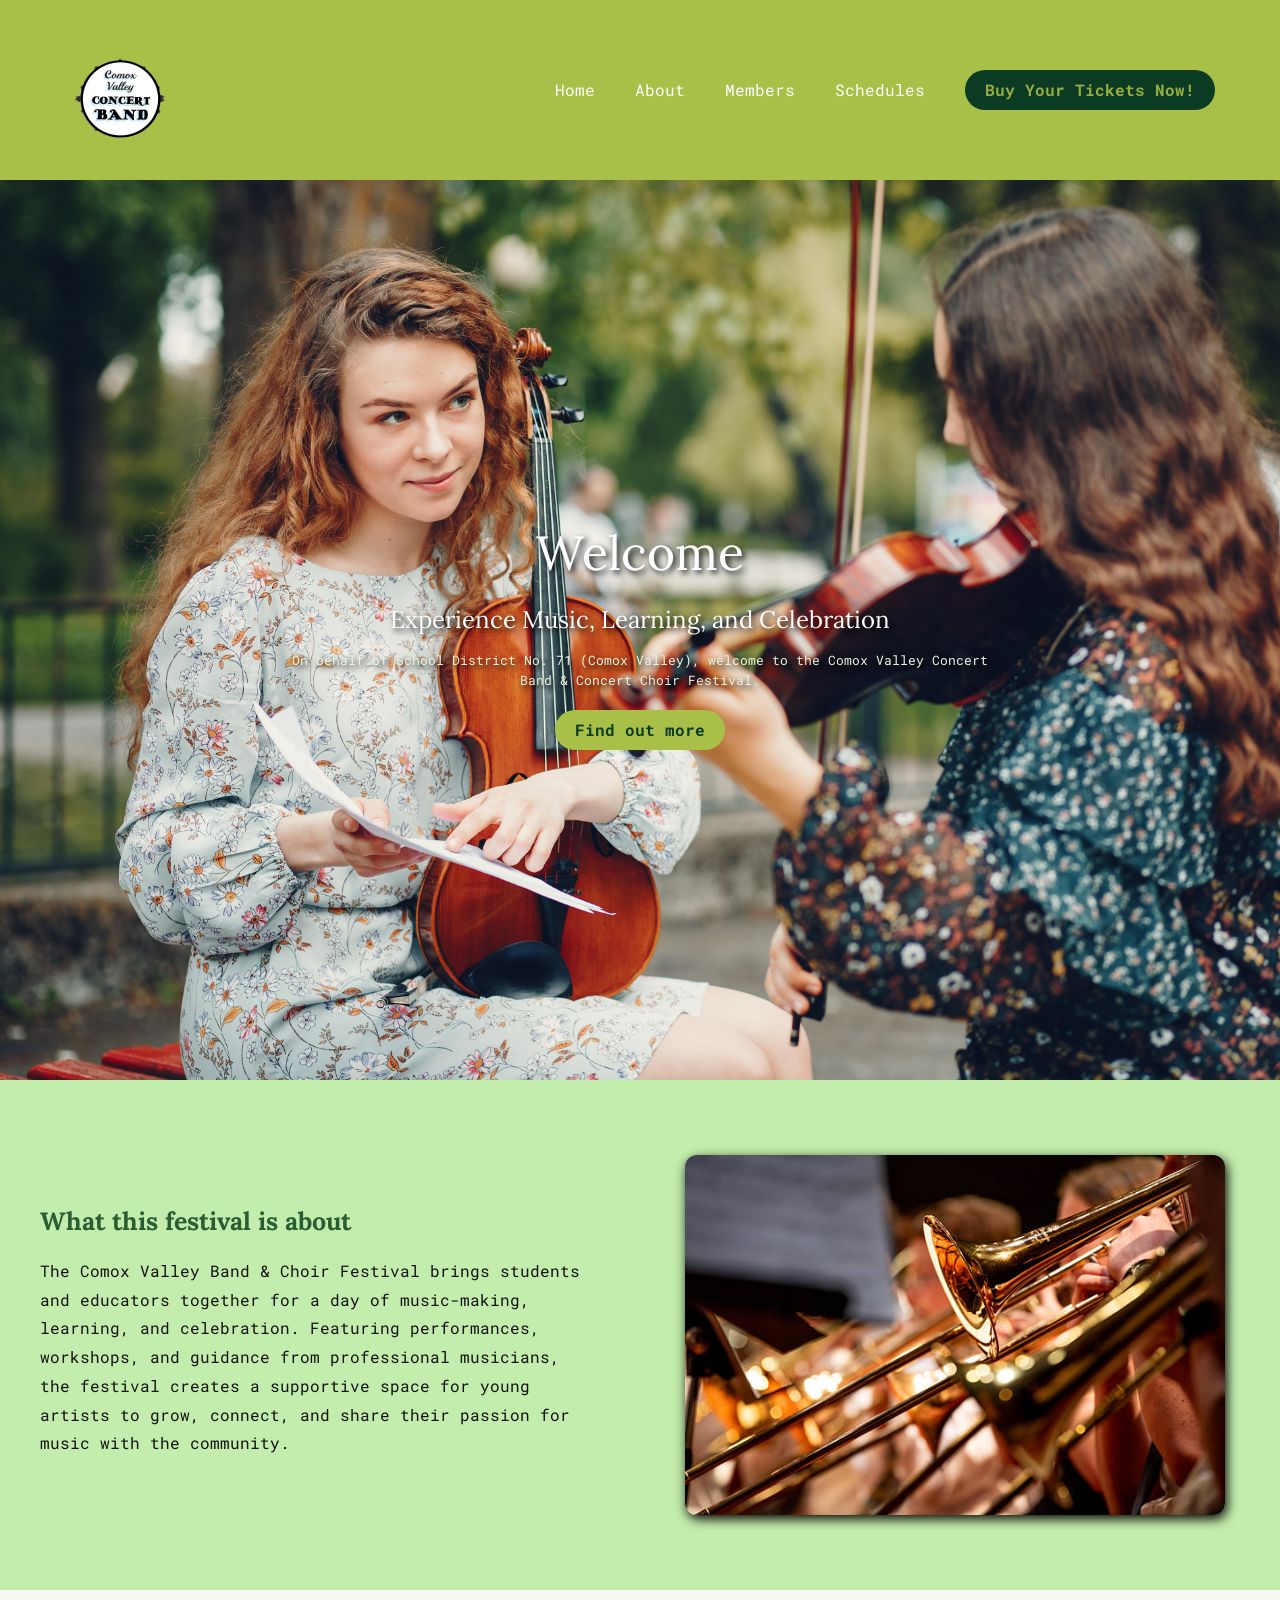
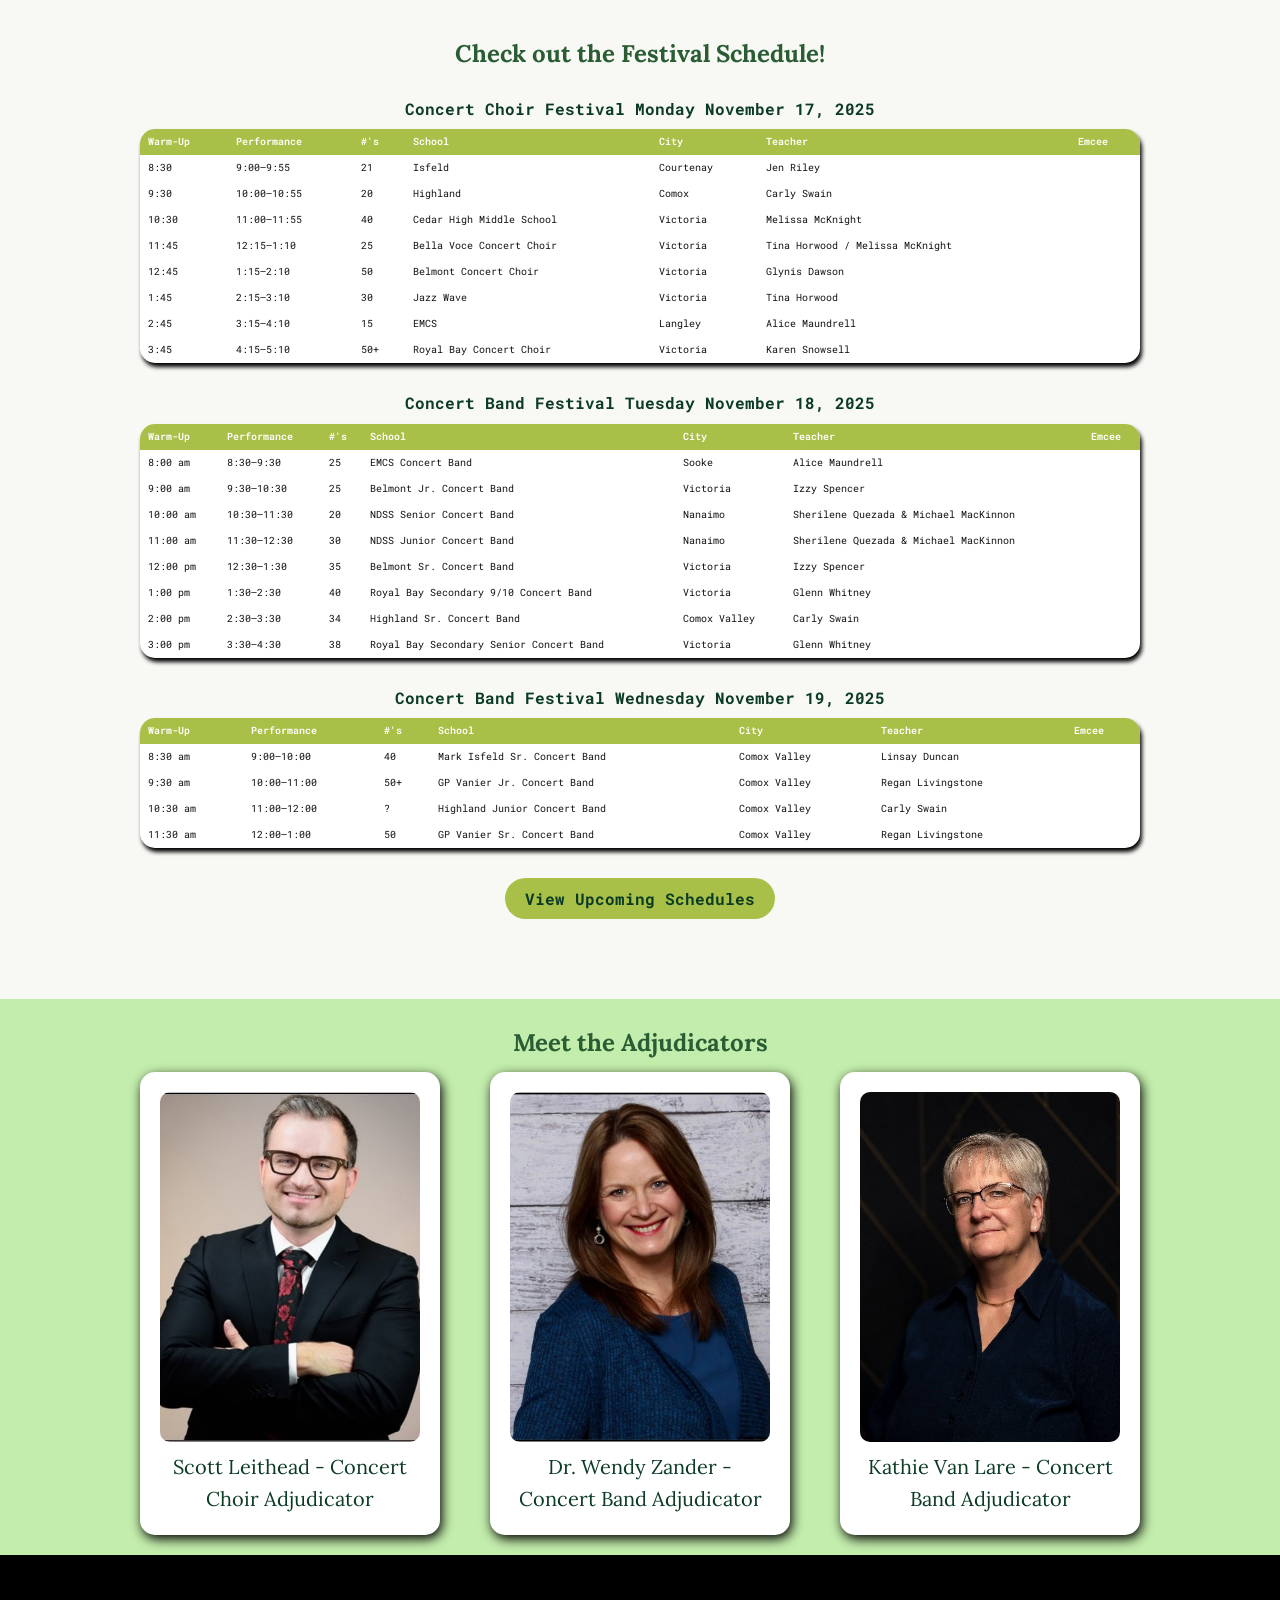
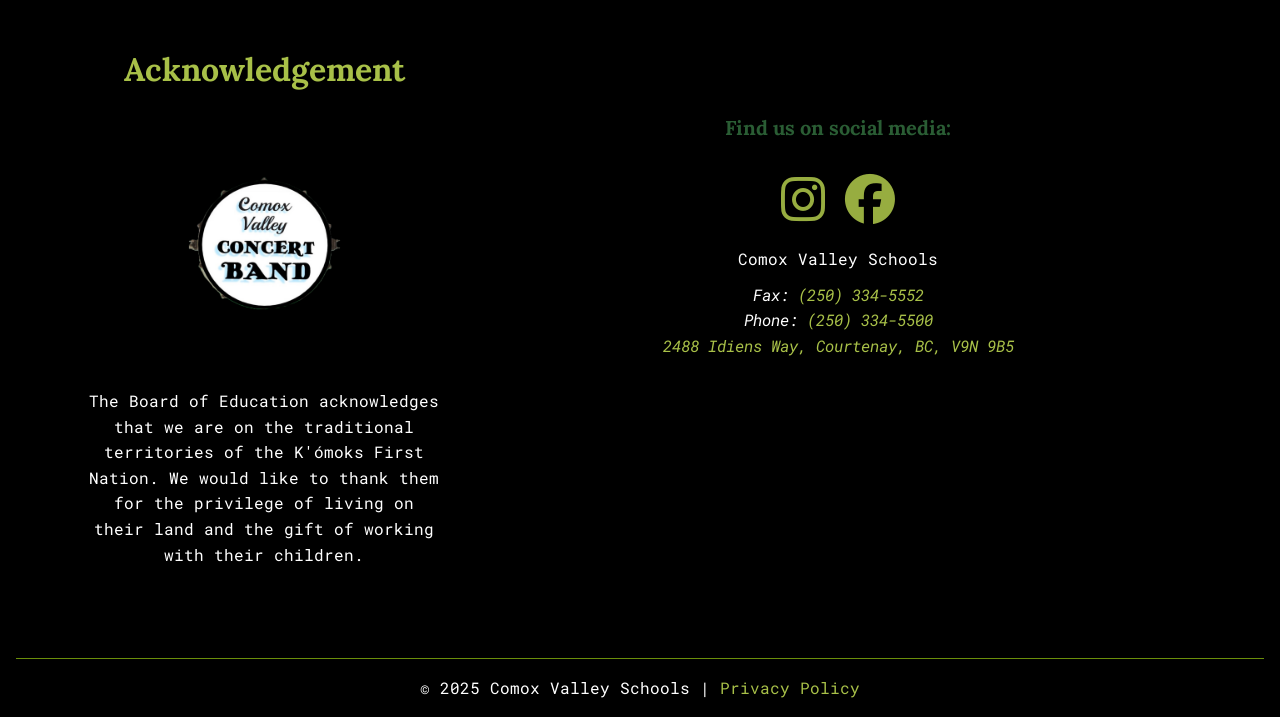
<file: index.html>
<!DOCTYPE html>
<html lang="en">    
<head>
    <meta charset="UTF-8">
    <meta name="viewport" content="width=device-width, initial-scale=1.0">
    <title>2025 Comox Valley Band &amp; Choir Festival</title>
    <link rel="stylesheet" href="stylesheet.css" />
    <link rel="preconnect" href="https://fonts.googleapis.com">
    <link rel="preconnect" href="https://fonts.gstatic.com" crossorigin>
   <link href="https://fonts.googleapis.com/css2?family=Roboto+Mono&amp;display=swap" rel="stylesheet">
   <link href="https://fonts.googleapis.com/css2?family=Lora:ital@0;1&amp;display=swap" rel="stylesheet">
   <link rel="stylesheet" href="https://cdnjs.cloudflare.com/ajax/libs/font-awesome/6.4.0/css/all.min.css">
</head>
<body>
    <header id="top">
        <div class="logo-nav">
            <div class="container">
                <img src="images/logo.png" class="logo" alt="CV Band &amp; Choir Logo">
            
        
                <!-- Hamburger toggle -->
                <a class="toggle" onclick="showNav()"><i class="fa fa-bars" aria-hidden="true"></i></a>
            </div>
    <!-- Navigation -->
            <nav>
                <ul id="nav-items">
                    <li><a href="index.html" class="nav-link">Home</a></li>
                    <li><a href="about.html" class="nav-link">About</a></li>
                    <li><a href="#" class="nav-link">Members</a></li>
                    <li><a href="#" class="nav-link">Schedules</a></li>
                    <li><a href="tickets.html" class="nav-tickets">Buy Your Tickets Now!</a></li>
                </ul>
            </nav>
        </div>
    </header>

    <script>
    function showNav() {
      var element = document.getElementById("nav-items");
      element.classList.toggle("show-items");
    }
    </script>

    <main>
        <section class="hero">
        <div class="hero-content">
            <h1>Welcome
            </h1>
            <h2>Experience Music, Learning, and Celebration
            </h2>
            <p>On behalf of School District No. 71 (Comox Valley), welcome to the Comox Valley Concert Band &amp; Concert Choir Festival.
            </p>
            <a href="about.html" class="btn">Find out more</a>
        </div>
        </section>

        <section class="about-festival">
            <div class="festival-content">
                <h2>What this festival is about
                </h2>
                <p>The Comox Valley Band &amp; Choir Festival brings students and educators together for a day of music-making, learning, and celebration. Featuring performances, workshops, and guidance from professional musicians, the festival creates a supportive space for young artists to grow, connect, and share their passion for music with the community.
                </p>
            </div>
            <img src="images/trumphet.png" alt="Choir members performing trumphet">
        </section>

        <section class="festival-schedule">
            <h2>Check out the Festival Schedule!
            </h2>
        <div class="wrapper-schedule">
            <table>
                <caption> Concert Choir Festival Monday November 17, 2025 
                </caption>
                <thead>
                    <tr>
                        <th>Warm-Up</th>
                        <th>Performance</th>
                        <th>#'s</th>
                        <th>School</th>
                        <th>City</th>
                        <th>Teacher</th>
                        <th>Emcee</th>
                    </tr>
                </thead>
                <tbody>
                    <tr>
                        <td>8:30</td>
                        <td>9:00–9:55</td>
                        <td>21</td>
                        <td>Isfeld</td>
                        <td>Courtenay</td>
                        <td>Jen Riley</td>
                        <td></td>
                    </tr>
                    <tr>
                        <td>9:30</td>
                        <td>10:00–10:55</td>
                        <td>20</td>
                        <td>Highland</td>
                        <td>Comox</td>
                        <td>Carly Swain</td>
                        <td></td>
                    </tr>
                    <tr>
                        <td>10:30</td>
                        <td>11:00–11:55</td>
                        <td>40</td>
                        <td>Cedar High Middle School</td>
                        <td>Victoria</td>
                        <td>Melissa McKnight</td>
                        <td></td>
                    </tr>
                    <tr>
                        <td>11:45</td>
                        <td>12:15–1:10</td>
                        <td>25</td>
                        <td>Bella Voce Concert Choir</td>
                        <td>Victoria</td>
                        <td>Tina Horwood / Melissa McKnight</td>
                    <td></td>
                    </tr>
                    <tr>
                        <td>12:45</td>
                        <td>1:15–2:10</td>
                        <td>50</td>
                        <td>Belmont Concert Choir</td>
                        <td>Victoria</td>
                        <td>Glynis Dawson</td>
                        <td></td>
                    </tr>
                    <tr>
                        <td>1:45</td>
                        <td>2:15–3:10</td>
                        <td>30</td>
                        <td>Jazz Wave</td>
                        <td>Victoria</td>
                        <td>Tina Horwood</td>
                        <td></td>
                    </tr>
                    <tr>
                        <td>2:45</td>
                        <td>3:15–4:10</td>
                        <td>15</td>
                        <td>EMCS</td>
                        <td>Langley</td>
                        <td>Alice Maundrell</td>
                        <td></td>
                    </tr>
                    <tr>
                        <td>3:45</td>
                        <td>4:15–5:10</td>
                        <td>50+</td>
                        <td>Royal Bay Concert Choir</td>
                        <td>Victoria</td>
                        <td>Karen Snowsell</td>
                        <td></td>
                    </tr>
                </tbody>
            </table>

            <table>
                <caption>Concert Band Festival Tuesday November 18, 2025
                </caption>
                <thead>
                    <tr>
                        <th>Warm-Up</th>
                        <th>Performance</th>
                        <th>#'s</th>
                        <th>School</th>
                        <th>City</th>
                        <th>Teacher</th>
                        <th>Emcee</th>
                    </tr>
                </thead>
                <tbody>
                    <tr>
                        <td>8:00 am</td>
                        <td>8:30–9:30</td>
                        <td>25</td>
                        <td>EMCS Concert Band</td>
                        <td>Sooke</td>
                        <td>Alice Maundrell</td>
                        <td></td>
                    </tr>
                    <tr>
                        <td>9:00 am</td>
                        <td>9:30–10:30</td>
                        <td>25</td>
                        <td>Belmont Jr. Concert Band</td>
                        <td>Victoria</td>
                        <td>Izzy Spencer</td>
                        <td></td>
                    </tr>
                    <tr>
                        <td>10:00 am</td>
                        <td>10:30–11:30</td>
                        <td>20</td>
                        <td>NDSS Senior Concert Band</td>
                        <td>Nanaimo</td>
                        <td>Sherilene Quezada &amp; Michael MacKinnon</td>
                        <td></td>
                    </tr>
                    <tr>
                        <td>11:00 am</td>
                        <td>11:30–12:30</td>
                        <td>30</td>
                        <td>NDSS Junior Concert Band</td>
                        <td>Nanaimo</td>
                        <td>Sherilene Quezada &amp; Michael MacKinnon</td>
                        <td></td>
                    </tr>
                    <tr>
                        <td>12:00 pm</td>
                        <td>12:30–1:30</td>
                        <td>35</td>
                        <td>Belmont Sr. Concert Band</td>
                        <td>Victoria</td>
                        <td>Izzy Spencer</td>
                        <td></td>
                    </tr>
                    <tr>
                        <td>1:00 pm</td>
                        <td>1:30–2:30</td>
                        <td>40</td>
                        <td>Royal Bay Secondary 9/10 Concert Band</td>
                        <td>Victoria</td>
                        <td>Glenn Whitney</td>
                        <td></td>
                    </tr>
                    <tr>
                        <td>2:00 pm</td>
                        <td>2:30–3:30</td>
                        <td>34</td>
                        <td>Highland Sr. Concert Band</td>
                        <td>Comox Valley</td>
                        <td>Carly Swain</td>
                        <td></td>
                    </tr>
                    <tr>
                        <td>3:00 pm</td>
                        <td>3:30–4:30</td>
                        <td>38</td>
                        <td>Royal Bay Secondary Senior Concert Band</td>
                        <td>Victoria</td>
                        <td>Glenn Whitney</td>
                        <td></td>
                    </tr>
                </tbody>
            </table>

            <table>
                <caption> Concert Band Festival Wednesday November 19, 2025 
                </caption>
                <thead>
                    <tr>
                        <th>Warm-Up</th>
                        <th>Performance</th>
                        <th>#'s</th>
                        <th>School</th>
                        <th>City</th>
                        <th>Teacher</th>
                        <th>Emcee</th>
                    </tr>
                </thead>
                <tbody>
                    <tr>
                        <td>8:30 am</td>
                        <td>9:00–10:00</td>
                        <td>40</td>
                        <td>Mark Isfeld Sr. Concert Band</td>
                        <td>Comox Valley</td>
                        <td>Linsay Duncan</td>
                        <td></td>
                    </tr>
                    <tr>
                        <td>9:30 am</td>
                        <td>10:00–11:00</td>
                        <td>50+</td>
                        <td>GP Vanier Jr. Concert Band</td>
                        <td>Comox Valley</td>
                        <td>Regan Livingstone</td>
                        <td></td>
                    </tr>
                    <tr>
                        <td>10:30 am</td>
                        <td>11:00–12:00</td>
                        <td>?</td>
                        <td>Highland Junior Concert Band</td>
                        <td>Comox Valley</td>
                        <td>Carly Swain</td>
                        <td></td>
                    </tr>
                    <tr>
                        <td>11:30 am</td>
                        <td>12:00–1:00</td>
                        <td>50</td>
                        <td>GP Vanier Sr. Concert Band</td>
                        <td>Comox Valley</td>
                        <td>Regan Livingstone</td>
                        <td></td>
                    </tr>
                </tbody>
            </table>
         

            <a href="#"> View Upcoming Schedules </a>
        </div>
        </section>

        <section class="adjudicators">
            <h2>Meet the Adjudicators
            </h2>
        <div class="list-adjudicators">
            <div class="item-adjudicator">

            <a href="#">
            <figure>
                <img src="images/Scott.png" alt="Scott Leithead portrait">
                <figcaption>Scott Leithead - Concert Choir Adjudicator</figcaption>
            </figure>
            </a>
            </div>

            <div class="item-adjudicator">
            <a href="#">
            <figure>
                <img src="images/Wendy.png" alt="Dr. Wendy Zander portrait">
                <figcaption>Dr. Wendy Zander - Concert Band Adjudicator</figcaption>
            </figure>
            </a>
            </div>
            
            <div class="item-adjudicator">
            <a href="#">
            <figure>
                <img src="images/Kathie.png" alt="Kathie Van Lare portrait">
                <figcaption>Kathie Van Lare - Concert Band Adjudicator</figcaption>
            </figure>
            </a>
            </div>
        </div>

        </section>
    </main>
    <footer>

        <div class="contain-footer">
        <section class="acknowledgement">
         <div class="content-acknowledgement">
            <h2>Acknowledgement
            </h2>
            <img src="images/logo.png" id="footer-logo" alt="CV Band &amp; Choir Logo" width="250">
            <p>The Board of Education acknowledges that we are on the traditional territories of the K'ómoks First Nation. We would like to thank them for the privilege of living on their land and the gift of working with their children.
            </p>
         </div>
        </section>

        <section class="contacts">
        <div class="social-contact">
            <h3>Find us on social media:
            </h3>

            <nav>
               <ul>
                    <li><a href="https://www.instagram.com/comoxvalleysd71/" target="_blank"><i class="fa-brands fa-instagram social-icon"></i></a></li>

                    <li><a href="https://www.facebook.com/ComoxValleySchools" target="_blank"><i class="fa-brands fa-facebook social-icon"></i></a></li>
                    
                </ul>
            </nav>
        </div>

        <div class="info-contact">
            <p>Comox Valley Schools
            </p>    
            <address>
                Fax: <a href="tel:12503345552">(250) 334-5552</a><br>
                Phone: <a href="tel:12503345500">(250) 334-5500</a><br>
                <a href="https://www.google.com/maps?q=2488+Idiens+Way,+Courtenay,+BC,+V9N+9B5"
                target="_blank" rel="noopener">
                2488 Idiens Way, Courtenay, BC, V9N 9B5
                </a>
                <div class="footer-google-embed">
                    <iframe src="https://www.google.com/maps/embed?pb=!1m18!1m12!1m3!1d2580.594075059953!2d-124.9579491235917!3d49.69961657145852!2m3!1f0!2f0!3f0!3m2!1i1024!2i768!4f13.1!3m3!1m2!1s0x548813bbd1d7f2df%3A0x29b3014369da6416!2s2488%20Idiens%20Way%2C%20Courtenay%2C%20BC%20V9N%209J4!5e0!3m2!1sen!2sca!4v1764971026108!5m2!1sen!2sca" width="600" height="450" style="border:0;" allowfullscreen="" loading="lazy" referrerpolicy="no-referrer-when-downgrade"></iframe>
                </div>
                
            </address>
        </div>
        </section>
        </div>


        <div class="content-legal">
            <p>&copy; 2025 Comox Valley Schools | <a href="#">Privacy Policy</a></p>
        </div>
    
        
    </footer>
<a href="#top" class="floating-btn"> <i class="fa-solid fa-angle-up"></i></a>
</body>

</html>
</file>
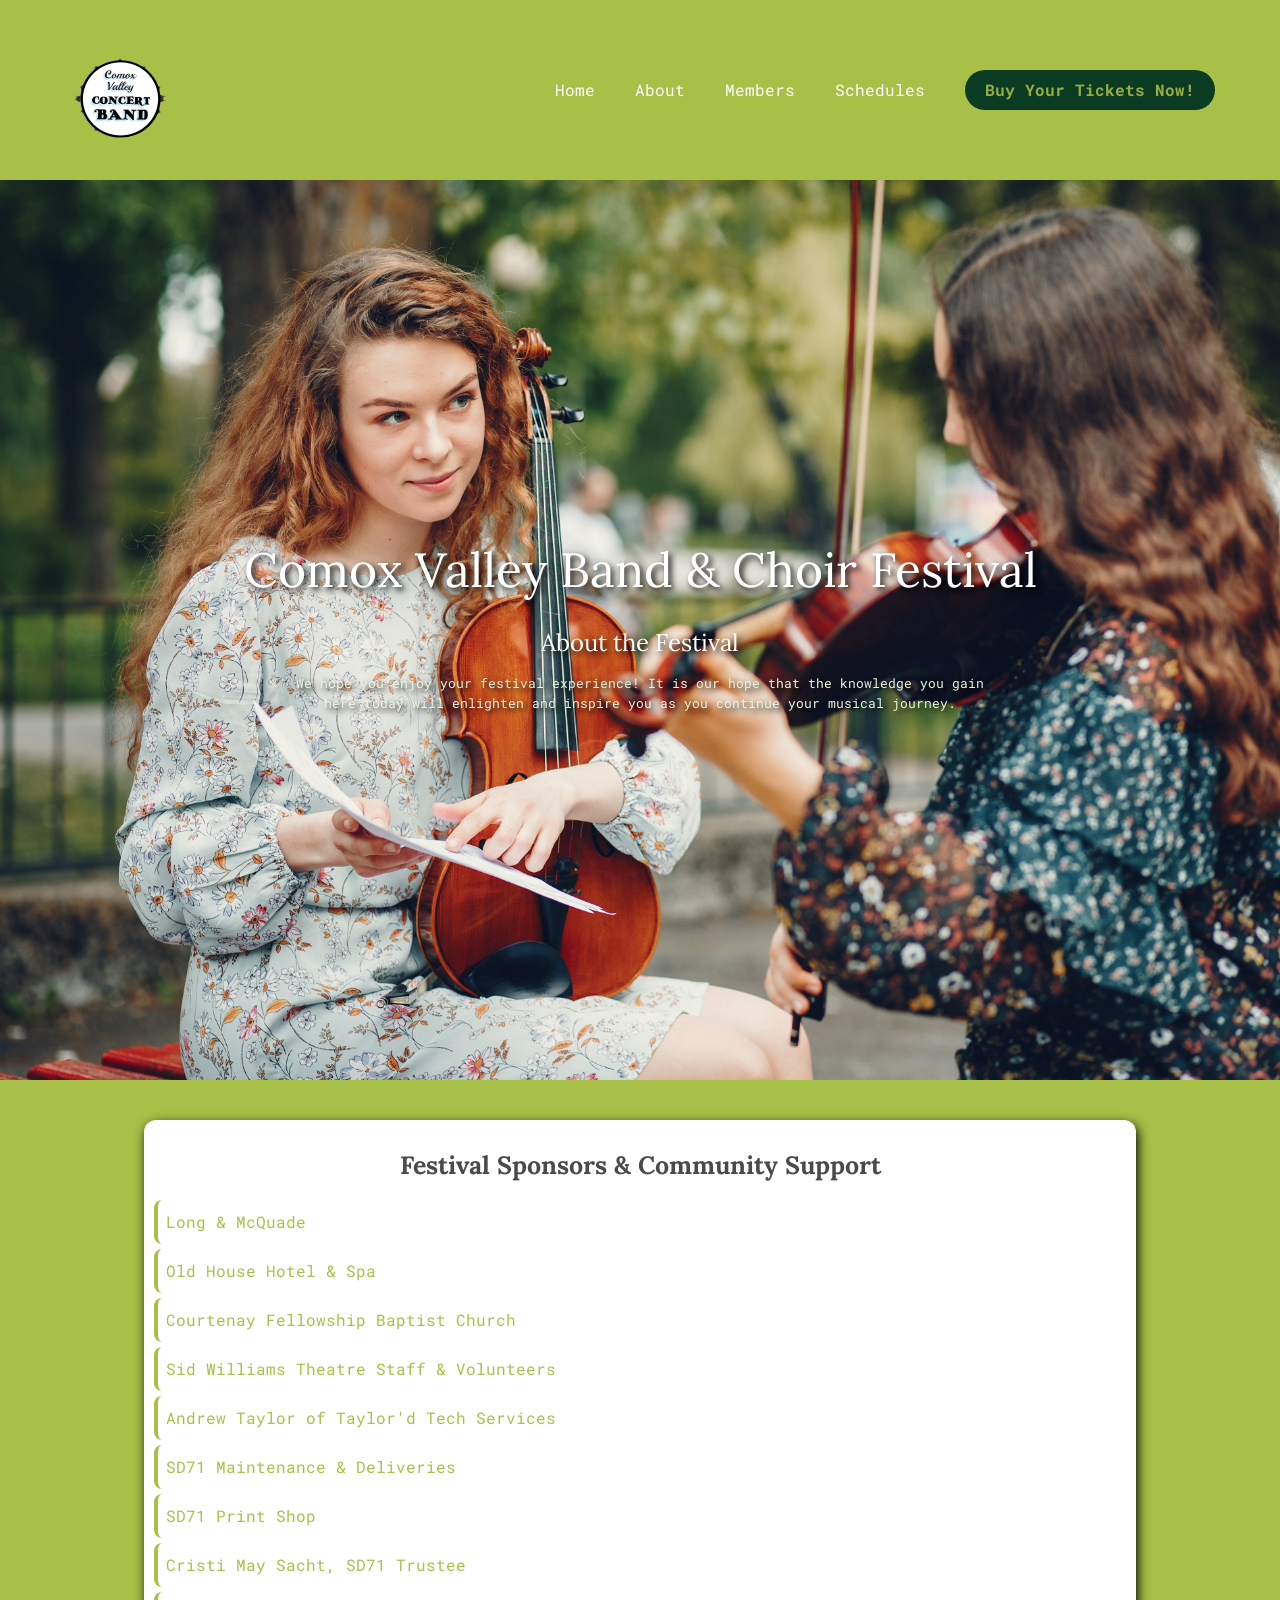
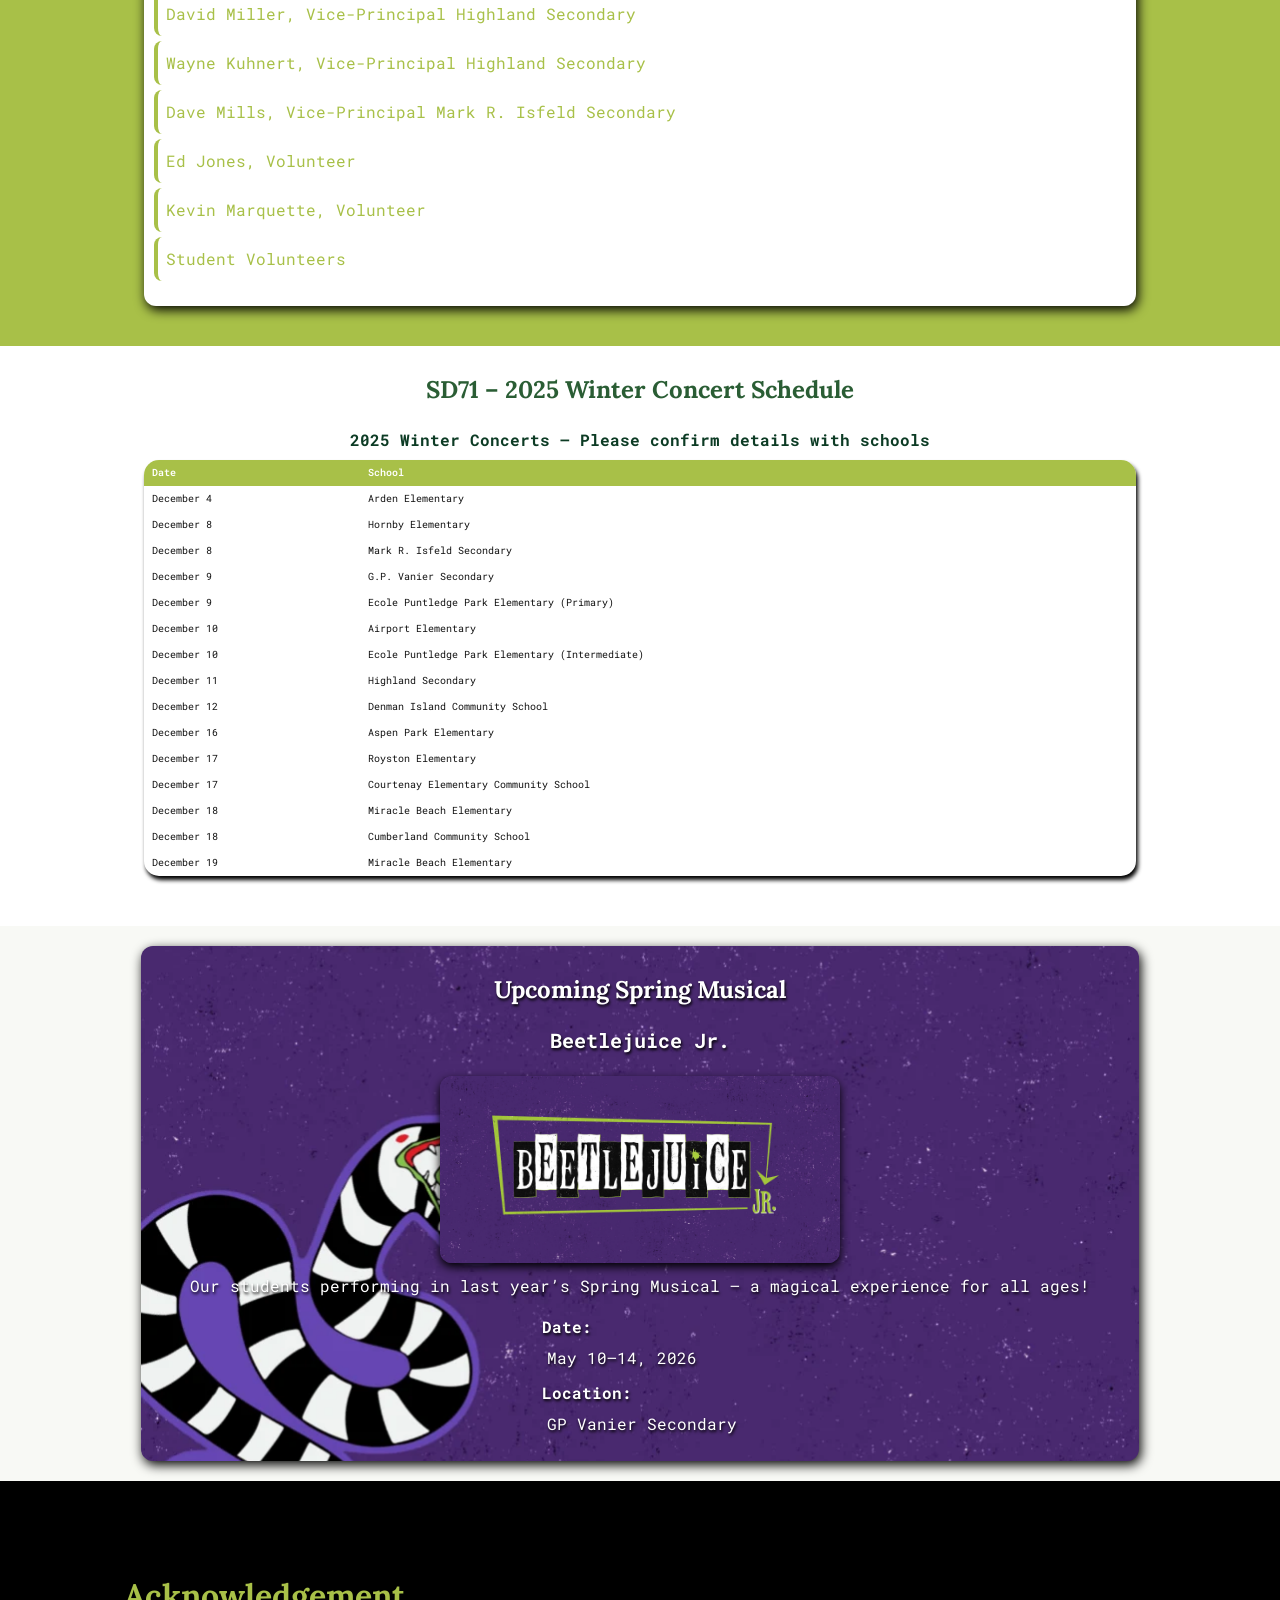
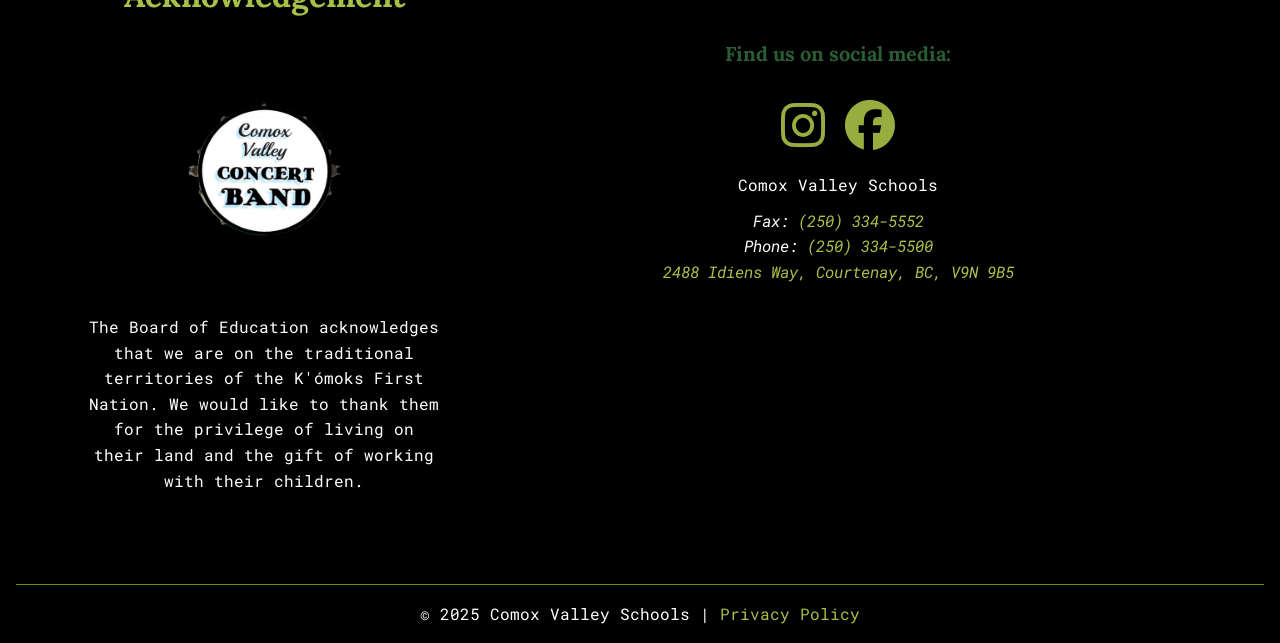
<file: about.html>
<!DOCTYPE html>
<html lang="en">    
<head>
    <meta charset="UTF-8">
    <meta name="viewport" content="width=device-width, initial-scale=1.0">
    <title>2025 Comox Valley Band &amp; Choir Festival</title>

    <link rel="stylesheet" href="stylesheet.css">

    <!-- Fonts -->
    <link rel="preconnect" href="https://fonts.googleapis.com">
    <link rel="preconnect" href="https://fonts.gstatic.com" crossorigin>
    <link href="https://fonts.googleapis.com/css2?family=Roboto+Mono&amp;display=swap" rel="stylesheet">
    <link href="https://fonts.googleapis.com/css2?family=Lora:ital@0;1&amp;display=swap" rel="stylesheet">

    <!-- Font Awesome -->
    <link rel="stylesheet" href="https://cdnjs.cloudflare.com/ajax/libs/font-awesome/6.4.0/css/all.min.css">
</head>

<body>

 <header id="top">
        <div class="logo-nav">
            <div class="container">
                <img src="images/logo.png" class="logo" alt="CV Band &amp; Choir Logo">
            
        
                <!-- Hamburger toggle -->
                <a class="toggle" onclick="showNav()"><i class="fa fa-bars" aria-hidden="true"></i></a>
            </div>
    <!-- Navigation -->
            <nav>
                <ul id="nav-items">
                    <li><a href="index.html" class="nav-link">Home</a></li>
                    <li><a href="about.html" class="nav-link">About</a></li>
                    <li><a href="#" class="nav-link">Members</a></li>
                    <li><a href="#" class="nav-link">Schedules</a></li>
                    <li><a href="tickets.html" class="nav-tickets">Buy Your Tickets Now!</a></li>
                </ul>
            </nav>
        </div>
    </header>


<script>
function showNav() {
  var element = document.getElementById("nav-items");
  element.classList.toggle("show-items");
}
</script>

<main>

<section class="hero">
    <h1>Comox Valley Band &amp; Choir Festival</h1>
    <h2>About the Festival</h2>
    <p>We hope you enjoy your festival experience! It is our hope that the knowledge you gain here today will enlighten and inspire you as you continue your musical journey.</p>
</section>

<section class="festival-section-1">
    <div class="festival-sponsors">
    <h2>Festival Sponsors &amp; Community Support</h2>
    <ul>
         <!--this are suppose to be clickable links-->
        <li><a href="#" target="_blank">Long &amp; McQuade</a></li>
        <li><a href="#" target="_blank">Old House Hotel &amp; Spa</a></li>
        <li><a href="#" target="_blank">Courtenay Fellowship Baptist Church</a></li>
        <li><a href="#" target="_blank">Sid Williams Theatre Staff &amp; Volunteers</a></li>
        <li><a href="#" target="_blank">Andrew Taylor of Taylor'd Tech Services</a></li>
        <li><a href="#" target="_blank">SD71 Maintenance &amp; Deliveries</a></li>
        <li><a href="#" target="_blank">SD71 Print Shop</a></li>
        <li><a href="#" target="_blank">Cristi May Sacht, SD71 Trustee</a></li>
        <li><a href="#" target="_blank">David Miller, Vice-Principal Highland Secondary</a></li>
        <li><a href="#" target="_blank">Wayne Kuhnert, Vice-Principal Highland Secondary</a></li>
        <li><a href="#" target="_blank">Dave Mills, Vice-Principal Mark R. Isfeld Secondary</a></li>
        <li><a href="#" target="_blank">Ed Jones, Volunteer</a></li>
        <li><a href="#" target="_blank">Kevin Marquette, Volunteer</a></li>
        <li><a href="#" target="_blank">Student Volunteers</a></li>
    </ul>
    </div>
</section>

<section class="festival-section-2">
            <h2>SD71 – 2025 Winter Concert Schedule</h2>
        <div class="wrapper-schedule">
            <table>
                <caption>2025 Winter Concerts — Please confirm details with schools</caption>
                <thead>
                    <tr>
                        <th>Date</th>
                        <th>School</th>
                    </tr>
                </thead>
                <tbody>
                    <tr><td>December 4</td><td>Arden Elementary</td></tr>
                    <tr><td>December 8</td><td>Hornby Elementary</td></tr>
                    <tr><td>December 8</td><td>Mark R. Isfeld Secondary</td></tr>
                    <tr><td>December 9</td><td>G.P. Vanier Secondary</td></tr>
                    <tr><td>December 9</td><td>Ecole Puntledge Park Elementary (Primary)</td></tr>
                    <tr><td>December 10</td><td>Airport Elementary</td></tr>
                    <tr><td>December 10</td><td>Ecole Puntledge Park Elementary (Intermediate)</td></tr>
                    <tr><td>December 11</td><td>Highland Secondary</td></tr>
                    <tr><td>December 12</td><td>Denman Island Community School</td></tr>
                    <tr><td>December 16</td><td>Aspen Park Elementary</td></tr>
                    <tr><td>December 17</td><td>Royston Elementary</td></tr>
                    <tr><td>December 17</td><td>Courtenay Elementary Community School</td></tr>
                    <tr><td>December 18</td><td>Miracle Beach Elementary</td></tr>
                    <tr><td>December 18</td><td>Cumberland Community School</td></tr>
                    <tr><td>December 19</td><td>Miracle Beach Elementary</td></tr>
                </tbody>
            </table>
    </div>
</section>

<aside>
    <div class="spring-advert">
    <h2>Upcoming Spring Musical</h2>
    <h3>Beetlejuice Jr.</h3>

    <figure>
        <img src="images/bjjr-logo.png" alt="Beetlejuice Jr. Logo">
        <figcaption>Our students performing in last year’s Spring Musical — a magical experience for all ages!</figcaption>
    </figure>

    <dl>
        <dt>Date:</dt>
        <dd>May 10–14, 2026</dd>

        <dt>Location:</dt>
        <dd>GP Vanier Secondary</dd>
    </dl>
    </div>
</aside>

</main>

    <footer>

        <div class="contain-footer">
        <section class="acknowledgement">
         <div class="content-acknowledgement">
            <h2>Acknowledgement
            </h2>
            <img src="images/logo.png" id="footer-logo" alt="CV Band &amp; Choir Logo" width="250">
            <p>The Board of Education acknowledges that we are on the traditional territories of the K'ómoks First Nation. We would like to thank them for the privilege of living on their land and the gift of working with their children.
            </p>
         </div>
        </section>

        <section class="contacts">
        <div class="social-contact">
            <h3>Find us on social media:
            </h3>

            <nav>
               <ul>
                    <li><a href="https://www.instagram.com/comoxvalleysd71/" target="_blank"><i class="fa-brands fa-instagram social-icon"></i></a></li>

                    <li><a href="https://www.facebook.com/ComoxValleySchools" target="_blank"><i class="fa-brands fa-facebook social-icon"></i></a></li>
                    
                </ul>
            </nav>
        </div>

        <div class="info-contact">
            <p>Comox Valley Schools
            </p>    
            <address>
                Fax: <a href="tel:12503345552">(250) 334-5552</a><br>
                Phone: <a href="tel:12503345500">(250) 334-5500</a><br>
                <a href="https://www.google.com/maps?q=2488+Idiens+Way,+Courtenay,+BC,+V9N+9B5"
                target="_blank" rel="noopener">
                2488 Idiens Way, Courtenay, BC, V9N 9B5
                </a>
                <div class="footer-google-embed">
                    <iframe src="https://www.google.com/maps/embed?pb=!1m18!1m12!1m3!1d2580.594075059953!2d-124.9579491235917!3d49.69961657145852!2m3!1f0!2f0!3f0!3m2!1i1024!2i768!4f13.1!3m3!1m2!1s0x548813bbd1d7f2df%3A0x29b3014369da6416!2s2488%20Idiens%20Way%2C%20Courtenay%2C%20BC%20V9N%209J4!5e0!3m2!1sen!2sca!4v1764971026108!5m2!1sen!2sca" width="600" height="450" style="border:0;" allowfullscreen="" loading="lazy" referrerpolicy="no-referrer-when-downgrade"></iframe>
                </div>
                
            </address>
        </div>
        </section>
        </div>


        <div class="content-legal">
            <p>&copy; 2025 Comox Valley Schools | <a href="#">Privacy Policy</a></p>
        </div>
    
        
    </footer>
<a href="#top" class="floating-btn"><i class="fa-solid fa-angle-up"></i></a>
</body>
</html>
</file>
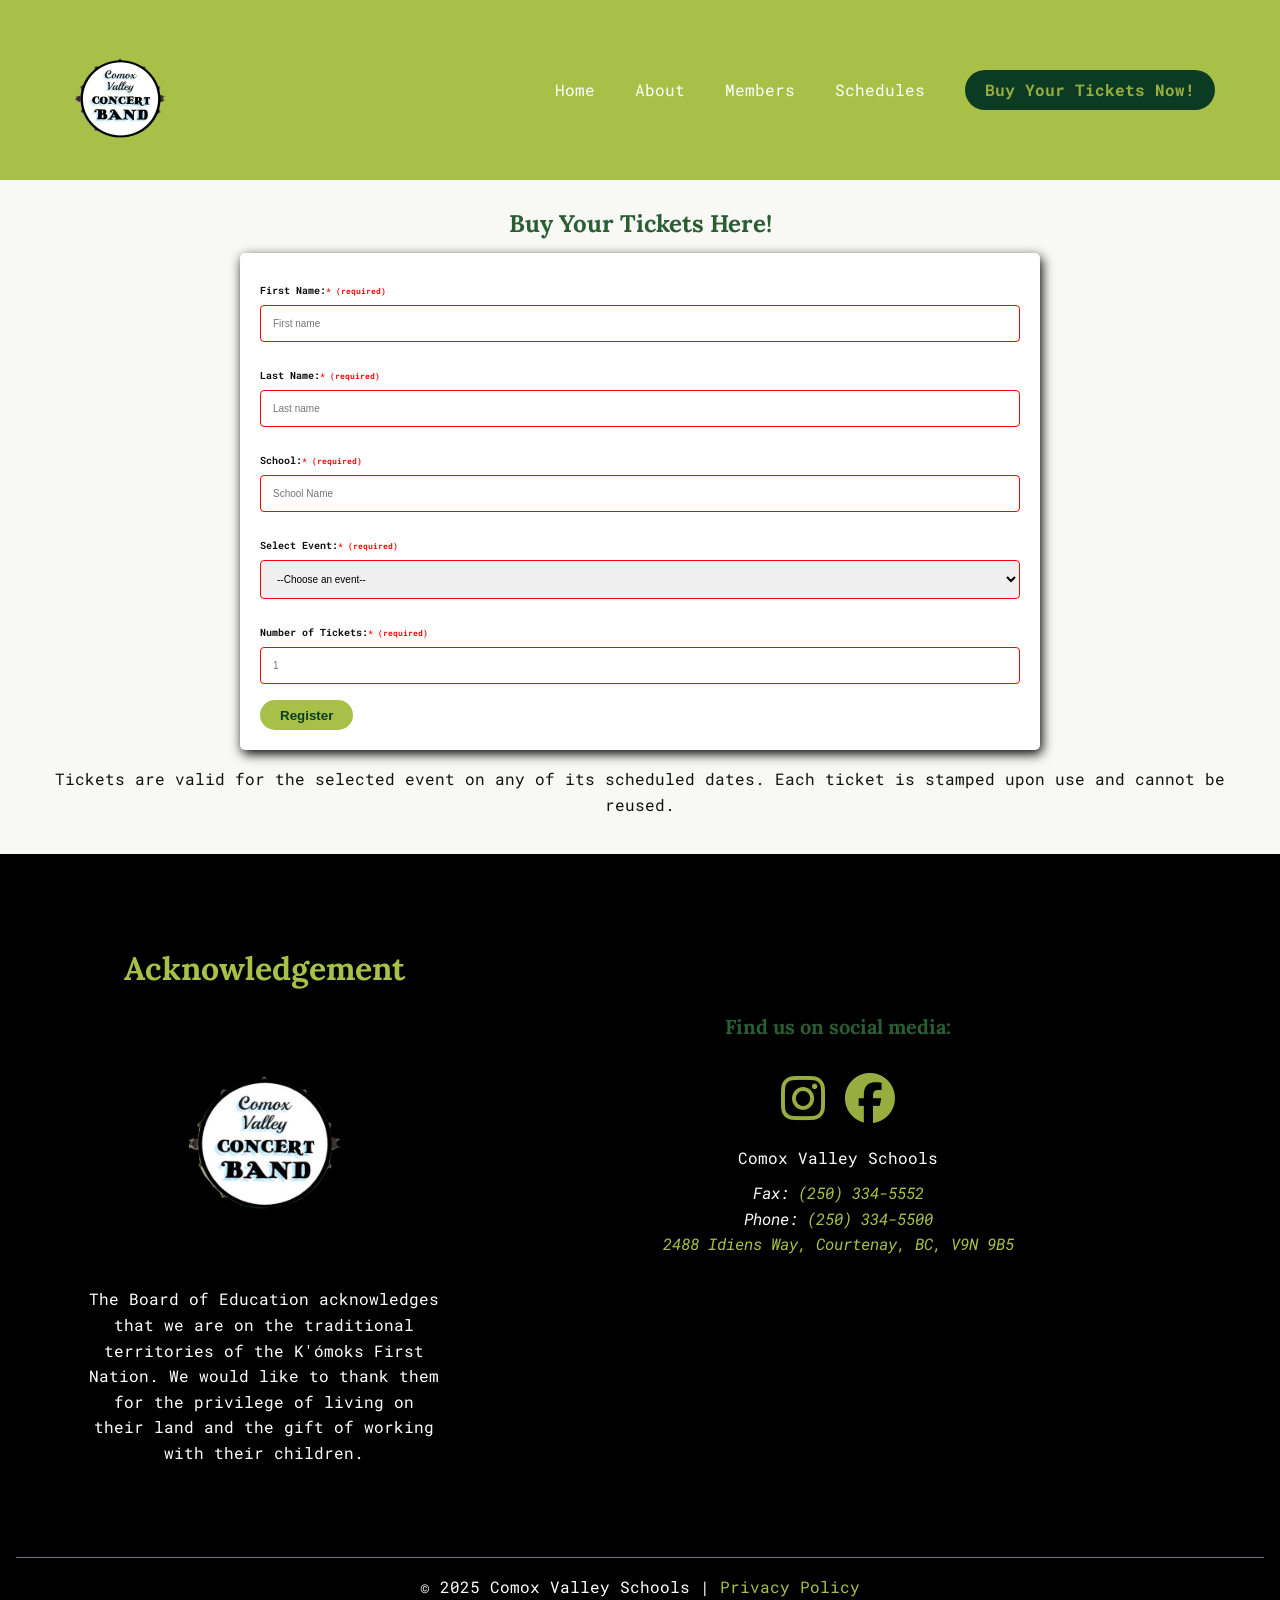
<file: tickets.html>
<!DOCTYPE html>
<html lang="en">    
<head>
    <meta charset="UTF-8">
    <meta name="viewport" content="width=device-width, initial-scale=1.0">
    <title>2025 Comox Valley Band &amp; Choir Festival</title>
    <link rel="stylesheet" href="stylesheet.css" />
    <link rel="preconnect" href="https://fonts.googleapis.com">
    <link rel="preconnect" href="https://fonts.gstatic.com" crossorigin>
   <link href="https://fonts.googleapis.com/css2?family=Roboto+Mono&amp;display=swap" rel="stylesheet">
   <link href="https://fonts.googleapis.com/css2?family=Lora:ital@0;1&amp;display=swap" rel="stylesheet">
   <link rel="stylesheet" href="https://cdnjs.cloudflare.com/ajax/libs/font-awesome/6.4.0/css/all.min.css">
</head>
<body>
    <header id="top">
        <div class="logo-nav">
            <div class="container">
                <img src="images/logo.png" class="logo" alt="CV Band &amp; Choir Logo">
            
        
                <!-- Hamburger toggle -->
                <a class="toggle" onclick="showNav()"><i class="fa fa-bars" aria-hidden="true"></i></a>
            </div>
    <!-- Navigation -->
            <nav>
                <ul id="nav-items">
                    <li><a href="index.html" class="nav-link">Home</a></li>
                    <li><a href="about.html" class="nav-link">About</a></li>
                    <li><a href="#" class="nav-link">Members</a></li>
                    <li><a href="#" class="nav-link">Schedules</a></li>
                    <li><a href="tickets.html" class="nav-tickets">Buy Your Tickets Now!</a></li>
                </ul>
            </nav>
        </div>
    </header>

    <script>
    function showNav() {
      var element = document.getElementById("nav-items");
      element.classList.toggle("show-items");
    }
    </script>

    <section class="ticket-section">
        <h2> Buy Your Tickets Here! </h2>
        <div class="ticketform">
            <form action="#" method="post">
                <label for="first-name">First Name:<span class="label-required">* (required)</span></label>
                <input type="text" id="first-name" name="first-name" placeholder="First name" required>

                <label for="last-name">Last Name:<span class="label-required">* (required)</span></label>
                <input type="text" id="last-name" name="last-name" placeholder="Last name" required>

                <label for="school">School:<span class="label-required">* (required)</span></label>
                <input type="text" id="school" name="school" placeholder="School Name" required>

                <label for="event">Select Event:<span class="label-required">* (required)</span></label>
                <select id="event" name="event" required>
                    <option value="">--Choose an event--</option>
                    <option value="choir">Concert Choir</option>
                    <option value="band">Concert Band</option>
                    <option value="winter">Winter Concert</option>
                    <option value="spring">Spring Musical</option>
                </select>

                <label for="tickets">Number of Tickets:<span class="label-required">* (required)</span></label>
                <input type="number" id="tickets" name="tickets" min="1" max="10" placeholder="1" required>

                <button class="btn" type="submit">Register</button>
            </form>
        </div>
        <p>Tickets are valid for the selected event on any of its scheduled dates. Each ticket is stamped upon use and cannot be reused.
        </p>
    </section>

    <footer>

        <div class="contain-footer">
        <section class="acknowledgement">
         <div class="content-acknowledgement">
            <h2>Acknowledgement
            </h2>
            <img src="images/logo.png" id="footer-logo" alt="CV Band &amp; Choir Logo" width="250">
            <p>The Board of Education acknowledges that we are on the traditional territories of the K'ómoks First Nation. We would like to thank them for the privilege of living on their land and the gift of working with their children.
            </p>
         </div>
        </section>

        <section class="contacts">
        <div class="social-contact">
            <h3>Find us on social media:
            </h3>

            <nav>
               <ul>
                    <li><a href="https://www.instagram.com/comoxvalleysd71/" target="_blank"><i class="fa-brands fa-instagram social-icon"></i></a></li>

                    <li><a href="https://www.facebook.com/ComoxValleySchools" target="_blank"><i class="fa-brands fa-facebook social-icon"></i></a></li>
                    
                </ul>
            </nav>
        </div>

        <div class="info-contact">
            <p>Comox Valley Schools
            </p>    
            <address>
                Fax: <a href="tel:12503345552">(250) 334-5552</a><br>
                Phone: <a href="tel:12503345500">(250) 334-5500</a><br>
                <a href="https://www.google.com/maps?q=2488+Idiens+Way,+Courtenay,+BC,+V9N+9B5"
                target="_blank" rel="noopener">
                2488 Idiens Way, Courtenay, BC, V9N 9B5
                </a>
                <div class="footer-google-embed">
                    <iframe src="https://www.google.com/maps/embed?pb=!1m18!1m12!1m3!1d2580.594075059953!2d-124.9579491235917!3d49.69961657145852!2m3!1f0!2f0!3f0!3m2!1i1024!2i768!4f13.1!3m3!1m2!1s0x548813bbd1d7f2df%3A0x29b3014369da6416!2s2488%20Idiens%20Way%2C%20Courtenay%2C%20BC%20V9N%209J4!5e0!3m2!1sen!2sca!4v1764971026108!5m2!1sen!2sca" width="600" height="450" style="border:0;" allowfullscreen="" loading="lazy" referrerpolicy="no-referrer-when-downgrade"></iframe>
                </div>
                
            </address>
        </div>
        </section>
        </div>


        <div class="content-legal">
            <p>&copy; 2025 Comox Valley Schools | <a href="#">Privacy Policy</a></p>
        </div>
    
        
    </footer>
<a href="#top" class="floating-btn"><i class="fa-solid fa-angle-up"></i></a>
</body>
</html>
</file>
<file: stylesheet.css>
/* --- General Body & Fonts --- */
body {
  font-family: 'Roboto Mono', monospace;
  line-height: 1.6;
  color: #111111;
  background: #F8F9F5;
  margin: 0;
  padding: 0;
}

* {
  box-sizing: border-box;
}

html {
  font-size: 62.5%;
}
/* --- Headings --- */
h1, h2, h3 {
  font-family: 'Lora', serif;
  margin: 0.5rem 0 1rem 0;
  color: #2a5d34; /* natural earthy green */
}

h1 {
  font-weight: bold;
  font-size: 4.8rem;
}

h2 {
  font-size: 2.4rem;
}

h3 {
  font-size: 2rem;
}

/* Paragraphs */
p {
  font-size: 1.6rem;
}

/* Captions*/
caption {
  color: #6A6A6A;
  font-size: 1.6rem;

}

/* Links */
a {
  color: #A8C048;
  text-decoration: none;
  font-size: 1.6rem;
}

a:hover {
  color: #6A8E0A;
}


/* --- Sections --- */
section {
  padding: 2rem;
  width: 100%;
}

/*---- HEADER ----*/
header {
  background-color:  #A8C048;
  color: #ffffff;
  padding: 15px;
}

header .container {
  display: flex;
  justify-content: space-between;
  align-items: center;
}

header .logo {
  width: 150px;
}

header .toggle {
  cursor: pointer;
  color: white;
  font-size: 2rem;
}

header nav ul {
  list-style-type: none;
  margin: 0;
  padding: 8px 0;
  flex-direction: column;
  display: none;
}

header ul.show-items {
  display: flex;
}

header nav a {
  color: white;
  text-decoration: none;
  padding: 0.75rem 2rem;
  display: inline-block;
}

header .nav-tickets {
  background-color: #0C3B24; 
  color: #96AD40;             
  padding: 0.75rem 2rem;
  border-radius: 25px;
  font-weight: bold;
  text-decoration: none;
  display: inline-block;
  transition: 0.2s ease-in-out;
}

header .nav-tickets:hover {
  background-color: #002915;  
  box-shadow: 2px 4px 12px #000000; 
}

/*---- Images ---- */
img {
    max-width: 100%;   /* scales down on small screens */
    height: auto;      /* keeps aspect ratio */
}

/* ICONSS */
.social-icon {
  font-size: 5rem;
}   

/* --- HERO SECTION --- */
.hero {
  background-color: #0C3B24; 
  background-image: url(images/violin.jpg);
  color: #ffffff;           
  padding: 5rem;
  text-align: center;
  height: 100vh;
  display: flex;
  flex-direction: column;
  justify-content: center;
  align-items: center;
  background-size: cover;
  background-position: center;
}

/* Hero headline */
.hero h1, .hero h2 {
  margin-bottom: 1rem;
  color: #ffffff;  /* remove green heading for better contrast */
  font-weight: 300;
  text-shadow: 3px 3px 6px #000;
}

/* Hero subtext */
.hero p {
  font-size: 1.25rem;
  max-width: 700px;
  margin: 0 auto 2rem auto;
  color: #E8F5E1; 
  text-shadow: 3px 3px 6px #000;
}

/* Hero button */
.hero .btn {
  background-color: #A8C048; 
  color: #0C3B24;             
  padding: 0.75rem 2rem;
  border-radius: 25px;
  font-weight: bold;
  text-decoration: none;
  display: inline-block;
  transition: 0.2s ease-in-out;
}

.hero .btn:hover {
  background-color: #96AD40;  
  box-shadow: 2px 4px 12px #000000; 
}

/* --- About Festival Section --- */
.about-festival {
  background-color: #c3edac;
  padding: 5rem;
  display: flex;
  flex-direction: column; 
  justify-content: center;
  align-items: center;

}

/* Text styling */
.festival-content {
  max-width: 700px;
  text-align: center;
}

.festival-content h2 {
  font-size: 2.5rem;
  color: #2a5d34;
}

.festival-content p {
  font-size: 1.6rem;
  line-height: 1.8;
  color: #111111;
}

/* Image styling */
.about-festival img {
  width: 100%;
  max-width: 600px;
  height: auto;
  border-radius: 12px;
  box-shadow: 2px 4px 12px #000000; 
  transition: 0.3s ease;
  cursor: pointer;
  margin: 1.5rem;
}

.about-festival img:hover {
  transform: scale(1.05);
}

.about-festival img:active {
  transform: scale(1.1);
}

/* --- Festival Schedule --- */
.festival-schedule {
  background-color: #F8F9F5;
  padding: 3rem 1.5rem; /* smaller padding for mobile */
  margin-bottom: 3rem;  /* space below */
  width: 100%;
  
}

.festival-schedule h2 {
  color: #2a5d34;
  text-align: center;
  margin: 1.5rem;
}   

/* safe net for overflowing content */
.wrapper-schedule {
  border-radius: 15px;
  overflow: hidden; 
  margin: 10px 0;
  text-align: center;
}

/* to give actual table border radius */
.wrapper-schedule table {
  width: 95%;
  border-collapse: separate;
  border-spacing: 0;
  background-color: #ffffff;
  border-radius: 15px; 
  overflow: hidden;   
  margin: 0 auto;
  margin-bottom: 2rem; 
  box-shadow: 2px 4px 4px 0 #000000; 
}

/* rounding top corners */
.wrapper-schedule thead th:first-child {
  border-top-left-radius: 15px;
}

.wrapper-schedule thead th:last-child {
  border-top-right-radius: 15px;
}

/* rounding bottom corners */
.wrapper-schedule tbody tr:last-child td:first-child {
  border-bottom-left-radius: 15px;
}

.wrapper-schedule tbody tr:last-child td:last-child {
  border-bottom-right-radius: 15px;
}

.wrapper-schedule caption {
  caption-side: top;
  text-align: center;
  font-weight: bold;
  padding: 0.75rem 1rem;
  color: #0C3B24;
}

.wrapper-schedule th, 
.wrapper-schedule td {
  padding: 0.5rem 0.75rem;
  text-align: left;
  /* prevents overflow text */
  overflow-wrap: anywhere;
}

.wrapper-schedule th {
  background-color: #A8C048;
  color: #ffffff;
  font-weight: 600;
}


.wrapper-schedule tbody tr:hover {
  background-color: #E8F5E1;
}

.wrapper-schedule a {
  display: inline-block;
  margin: 1rem auto;
  background-color: #A8C048;
  color: #0C3B24;
  padding: 0.75rem 2rem;
  border-radius: 25px;
  font-weight: bold;
  text-decoration: none;
  transition: 0.2s ease-in-out;
}

.wrapper-schedule a:hover {
  background-color: #96AD40;
  box-shadow: 2px 4px 12px #000000; 
}

/* -- adjudicators --*/
.adjudicators {
  text-align: center;
  background-color: #c3edac;
}

.adjudicators a {
  display: block;
  background-color: #ffffff;
  color: #0C3B24;
  font-family: 'Lora', serif;
  font-size: 2rem;
  text-decoration: none;
  padding: 2rem;
  border-radius: 15px;
  box-shadow: 2px 4px 12px #000000;
  transition: 0.2s ease, 0.2s ease;
  text-align: center;
}

.adjudicators a:hover {
  transform: translateY(-5px);
  box-shadow: 4px 8px 16px #000000;
}

.list-adjudicators {
  display: flex;
  justify-content: center;
  align-items: flex-start;
  gap: 2rem;            
  flex-wrap: wrap;      
  margin: 0 auto;
  max-width: 1000px;    /* keeping it neat */
}

.item-adjudicator {
  text-align: center;
  width: 300px;
}

.item-adjudicator img {
  width: 100%;
  height: 350px;
  object-fit: cover;
  border-radius: 10px;
}

.item-adjudicator figure {
  margin: 0;
}

/****** ABOUT PAGE ******/

.festival-section-1 {
  background-color: #A8C048;
  margin: 0 auto;
}

/*- the one with schedule in it -*/
.festival-section-2 {
  background-color: #ffffff;
  margin: 0 auto;
  text-align: center;
}

/* Festival Sponsors */

.festival-sponsors {
    max-width: 95%;
    margin: 2rem auto;
    padding: 2rem 1rem;
    border-radius: 12px;
    box-shadow: 2px 4px 12px #000;
    background-color: #ffffff;
    text-align: center;
    display: flex;
    flex-direction: column;
    justify-content: space-between;
    min-height: 500px;
    box-sizing: border-box;
}

.festival-sponsors h2 {
    font-family: 'Lora', serif;
    text-align: center;
    margin-bottom: 1.5rem;
    color: #4a4a4a;
    font-size: 2.5rem;
}

.festival-sponsors ul {
    list-style: none;
    padding: 0;
    margin: 0;
}

.festival-sponsors li {
    font-family: 'Roboto Mono', monospace;
    line-height: 2;
    margin-bottom: 0.5rem;
    background-color: #ffffff;
    padding: 0.6rem 0.8rem;
    border-radius: 8px;
    border-left: 4px solid #A8C048;
    transition: 0.2s ease;
    text-align: left;
}

.festival-sponsors li:hover {
    transform: translateX(3px);
} 

/*--- spring advert ---*/

.spring-advert {
    width: 85%;
    max-width: 100%;
    margin: 2rem auto;
    padding: 2rem 1rem;
    border-radius: 12px;
    box-shadow: 2px 4px 12px #000000;
    background: #ffffff url('images/bjjr-image.png') center center / cover no-repeat;
    text-shadow: 1px 2px 3px #000;
    text-align: center;
    display: flex;
    flex-direction: column;
    justify-content: space-between;
    box-sizing: border-box;
}

.spring-advert h2 {
  font-family: 'Lora', serif;
  text-align: center;
  color: #fff;
  margin-bottom: 1rem;
}

.spring-advert h3 {
  font-family: 'Roboto Mono', monospace;
  text-align: center;
  color: #fff;
  margin-bottom: 2rem;
}

.spring-advert figure {
  margin: 0;
  text-align: center;
}

.spring-advert figure img {
  width: 100%;
  max-width: 400px;
  border-radius: 12px;
  box-shadow: 0 4px 10px #000;
  margin-bottom: 0.5rem;
  transition: 0.3s ease, 0.3s ease;
}

.spring-advert figure img:hover {
  transform: scale(1.05);
  box-shadow: 0 6px 15px #000;
}

.spring-advert figure figcaption {
  font-family: 'Roboto Mono', monospace;
  font-size: 1.6rem;
  color: #fff;
  margin-bottom: 1.5rem;
}

.spring-advert dl {
  display: flex;
  flex-direction: column;
  gap: 0.5rem;
  font-family: 'Roboto Mono', monospace;
  font-size: 1.6rem;
  color: #fff;
  text-align: left;   
  margin: 0 auto;
}

.spring-advert dt {
  font-weight: bold;
  color: #fff;
}

.spring-advert dd {
  margin: 0 0 0.5rem 0;
  padding-left: 0.5rem;
}

/*--- ticket section---*/

.ticket-section h2,.ticket-section p  {
  text-align: center;
}


.ticketform {
  border-radius: 5px;
  background-color: #ffffff;
  padding: 20px;
  max-width: 800px;
  margin: 0 auto;
  box-shadow: 2px 4px 12px #000000;
}

.ticketform h2 {
  margin-bottom: 20px;
}

.ticketform label {
  display: block;
  margin-top: 10px;
  margin-bottom: 6px;
  font-weight: bold;
}

.ticketform input,
.ticketform select {
  width: 100%;
  padding: 12px;
  border: 1px solid #ccc;
  border-radius: 4px;
  margin-bottom: 16px;
  font-size: 1em;
}

input:required:invalid,
select:required:invalid,
textarea:required:invalid {
  border: 1px solid red;
}

.label-required {
  font-size: 0.8rem;
  color: red;
}

.ticketform .btn {
  background-color: #A8C048; 
  color: #0C3B24;             
  padding: 0.75rem 2rem;
  border-radius: 25px;
  font-weight: bold;
  text-decoration: none;
  display: inline-block;
  transition: 0.2s ease-in-out;
  border: none;        
  outline: none;
}

.ticketform .btn:hover {
  background-color: #96AD40;  
  box-shadow: 2px 4px 12px #000000; 
}


/*** --- footer --- ***/
footer {
  background: #000000;
  color: #fff;
  padding: 24px 16px 0;
  text-align: center;
  font-size: 1.6rem;
  display: flex;
  flex-direction: column;
  align-items: center;
  gap: 1.5rem;
}

footer h2 {
  color: #A8C048;
  font-size: 3.2rem;
  margin-bottom: 1rem;
}

footer ul {
  list-style: none;
  padding: 0;
  margin: 0;
}

footer li {
  margin-bottom: 6px;
  opacity: 0.9;
  line-height: 1.4;
}

footer .copyright {
  margin-top: 18px;
  font-size: 1.6rem;
  opacity: 0.7;
}

footer a {
  color: #A8C048;
  text-decoration: none;
  font-size: 1.6rem;
}

footer a:hover {
  color: #6A8E0A;
}

.footer-google-embed {
    display: none;
  }

.floating-btn {
  display: none;
}

.content-legal {
    width: 100%;
    border-top: 1px solid #6A8E0A;
    text-align: center;
  }

/* Large devices (Desktop, 1024px and up) */
@media only screen and (min-width: 1024px) {

  header .toggle {
    display: none;
  }

  header .logo-nav {
    display: flex;
    align-items: center;
    justify-content: space-between;
    gap: 80px;
    padding: 0 3rem;
  }

  header nav ul {
    display: flex;
    flex-direction: row;
    align-items: center;
    padding: 0;
    margin: 0;
  }

  header nav li {
    list-style: none;
    margin: 0 20px;
  }

  header nav a {
    padding: 0;
  
  }
  /*sections*/
  .hero {
    height: 100vh;
    padding: 6rem 4rem;
  }

  .about-festival {
    flex-direction: row;
    justify-content: space-between;
    align-items: center;
    padding: 6rem 4rem;
  }

  .about-festival .festival-content {
    max-width: 45%;
    text-align: left;
  }

  .about-festival img {
    max-width: 45%;
  }

  .wrapper-schedule table {
    width: 80%;
  }

  .adjudicators .list-adjudicators {
    flex-wrap: nowrap;
    justify-content: space-between;
    max-width: 1000px;
    margin: auto;
  }

  .festival-sponsors {
    width: 80%;
  }
  .spring-advert {
    width: 78%;
  }

  /*--footer--*/
  footer {
    display: flex;
    justify-content: space-between;
    text-align: center;
  }
  
  .social-contact nav {
    padding-top: 20px;
  }
  footer ul {
    display: flex;
    gap: 3rem;
    justify-content: flex-start;
  }

  footer .copyright {
    margin-top: 0;
  }

  .contain-footer {
    display: flex;
    align-items: center;
    padding: 4rem 5rem;
    justify-content: center;
  }

  .acknowledgement {
    flex: 1;
  }

  .contacts {
    flex: 2;
  }

  .contacts ul {
    display: flex;
    justify-content: center ;
    gap: 2rem;
    padding: 0;
    list-style: none;
  }

  .contacts p {
    margin-bottom: 1rem;
  }

  .acknowledgement img {
    margin-bottom: 1rem;
  }

  .footer-google-embed {
    display: block;
    width: 100%;
    max-width: 50%;
    margin: 0 auto;
}

.footer-google-embed iframe {
    width: 100%;
    height: 150px;
    border: 0;
}

.floating-btn {
  position: fixed;
  bottom: 20px;       /* distance from the bottom */
  right: 20px;        /* distance from the right */
  background-color: #A8C048;
  color: #0C3B24;
  padding: 12px 20px;
  border-radius: 25px;
  text-decoration: none;
  font-weight: bold;
  box-shadow: 2px 4px 12px #000000;
  transition: 0.2s ease-in-out;
  z-index: 1000; /* make sure it sits above other content */
}

.floating-btn:hover {
  background-color: #96AD40;
  box-shadow: 2px 6px 16px #000000;
}

}
</file>
